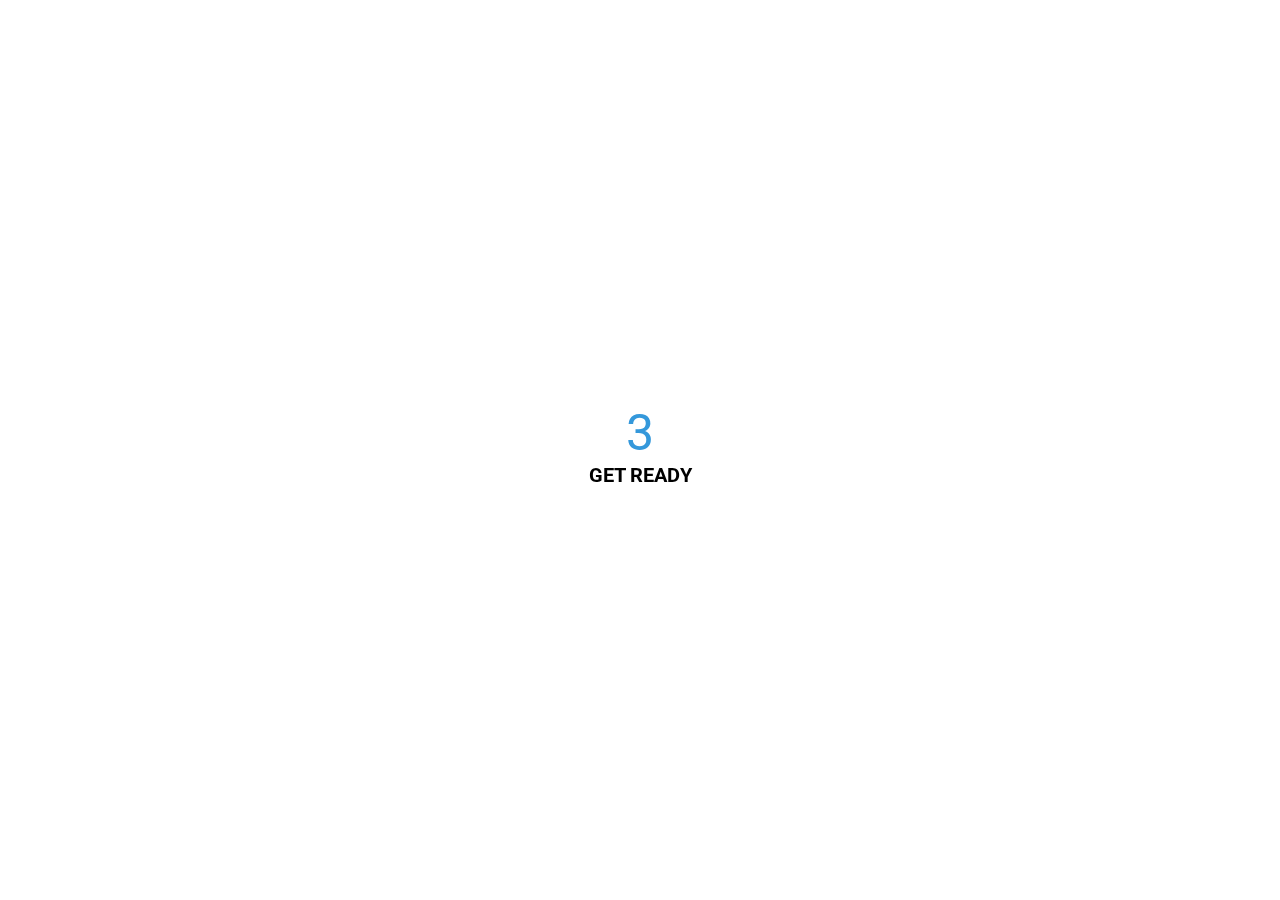
<file: AnimatedCountdown/index.html>
<!DOCTYPE html>
<html lang="en">
  <head>
    <meta charset="UTF-8" />
    <meta name="viewport" content="width=device-width, initial-scale=1.0" />
    <link rel="stylesheet" href="style.css" />
    <title>Animated Countdown</title>
  </head>
  <body>
    <div class="counter">
      <div class="nums">
        <span class="in">3</span>
        <span>2</span>
        <span>1</span>
        <span>0</span>
      </div>
      <h4>Get Ready</h4>
    </div>

    <div class="final">
      <h1>GO</h1>
      <button id="replay">Replay</button>
    </div>
    <script src="script.js"></script>
  </body>
</html>
</file>
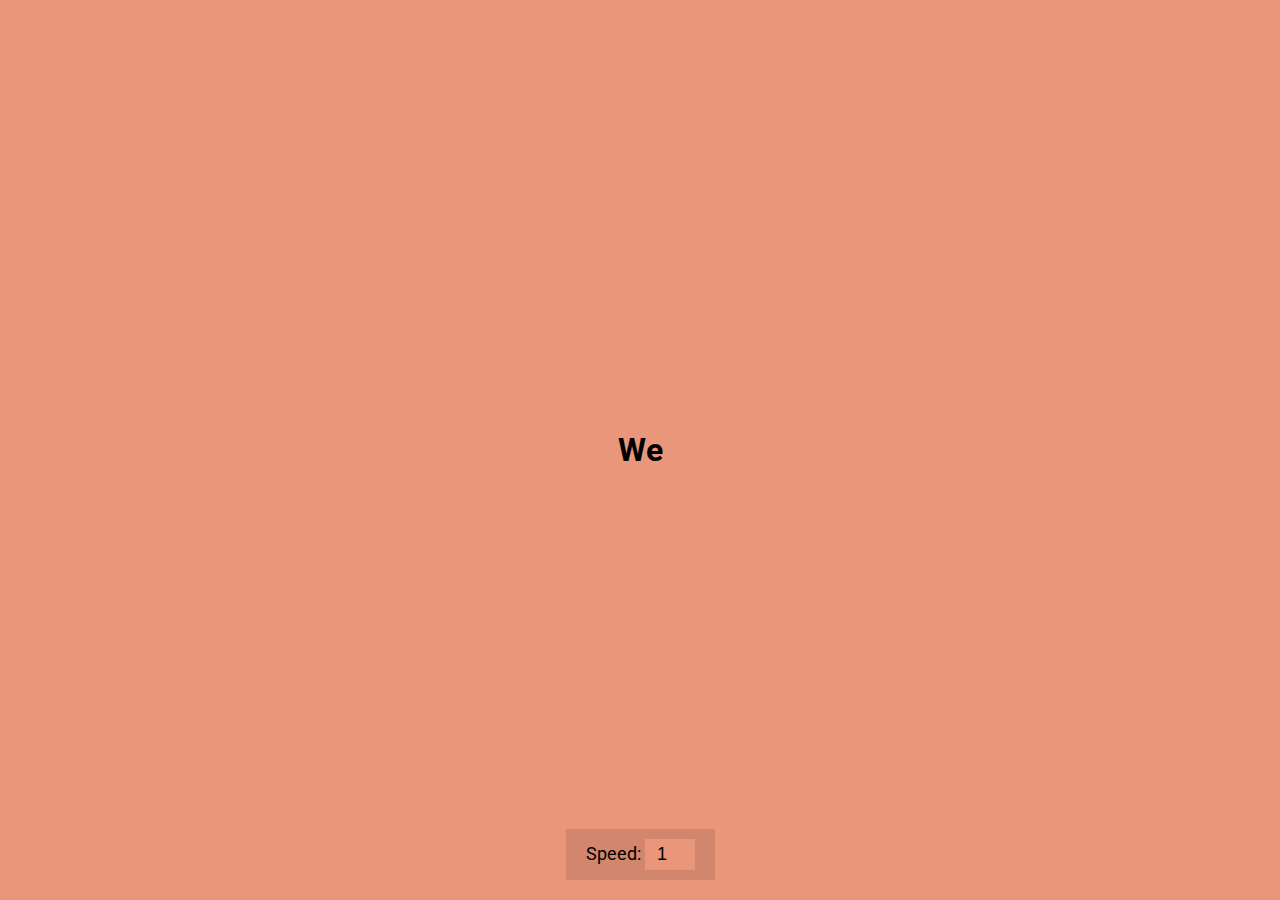
<file: AutoTextEffect/index.html>
<!DOCTYPE html>
<html lang="en">
  <head>
    <meta charset="UTF-8" />
    <meta name="viewport" content="width=device-width, initial-scale=1.0" />
    <link rel="stylesheet" href="style.css" />
    <title>Auto Text Effect</title>
  </head>
  <body>
    <h1 id="text">Starting...</h1>

    <div>
      <label for="speed">Speed:</label>
      <input
        type="number"
        name="speed"
        id="speed"
        value="1"
        min="1"
        max="5"
        step="1"
      />
    </div>

    <script src="script.js"></script>
  </body>
</html>
</file>
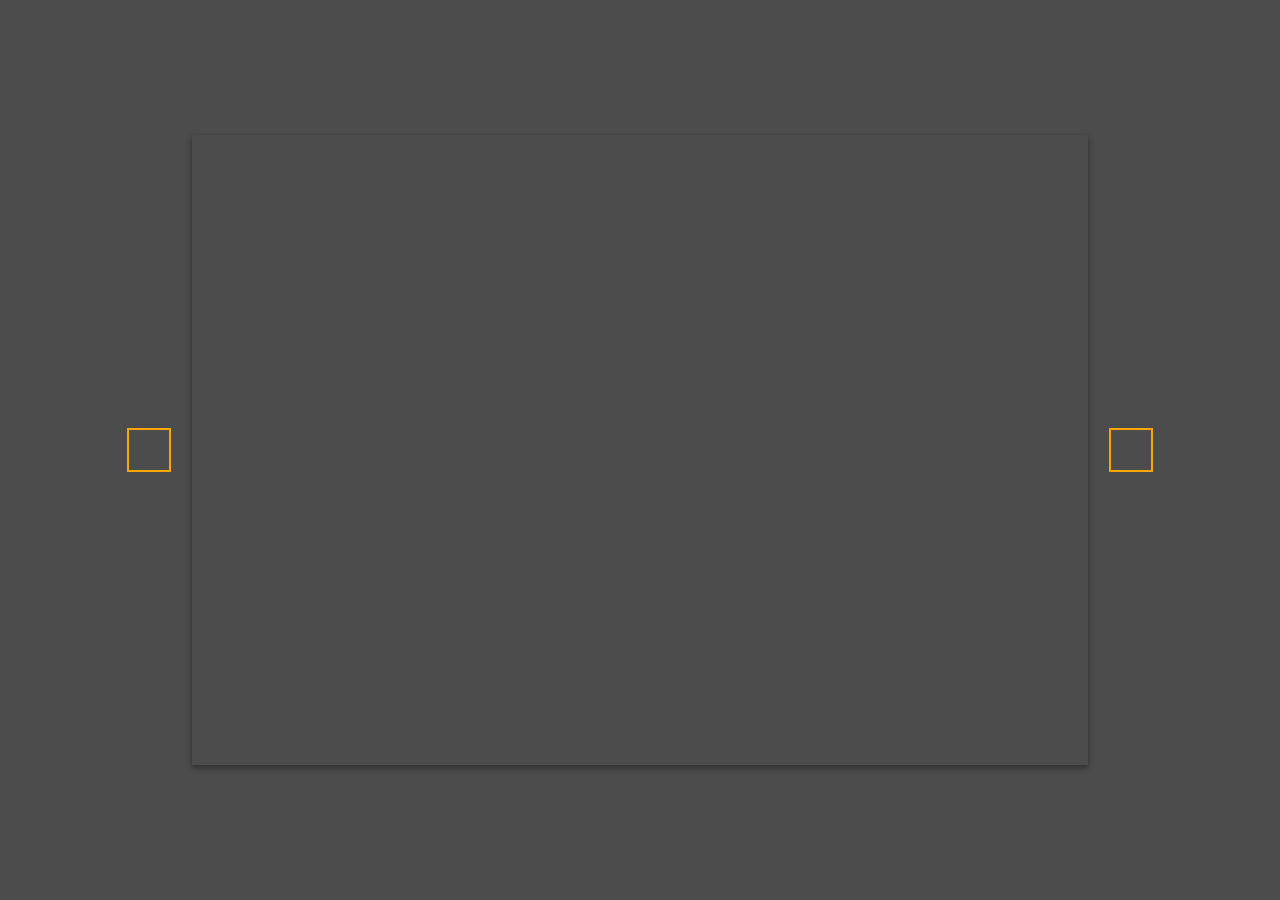
<file: BackgroundSlider/index.html>
<!DOCTYPE html>
<html lang="en">
  <head>
    <meta charset="UTF-8" />
    <meta name="viewport" content="width=device-width, initial-scale=1.0" />
    <link
      rel="stylesheet"
      href="https://cdnjs.cloudflare.com/ajax/libs/font-awesome/5.14.0/css/all.min.css"
      integrity="sha512-1PKOgIY59xJ8Co8+NE6FZ+LOAZKjy+KY8iq0G4B3CyeY6wYHN3yt9PW0XpSriVlkMXe40PTKnXrLnZ9+fkDaog=="
      crossorigin="anonymous"
    />
    <link rel="stylesheet" href="style.css" />
    <title>Background Slider</title>
  </head>
  <body>
    <div class="slider-container">
      <div
        class="slide active"
        style="
          background-image: url('https://images.unsplash.com/photo-1549880338-65ddcdfd017b?ixlib=rb-1.2.1&ixid=eyJhcHBfaWQiOjEyMDd9&auto=format&fit=crop&w=2100&q=80');
        "
      ></div>
      <div
        class="slide"
        style="
          background-image: url('https://images.unsplash.com/photo-1511593358241-7eea1f3c84e5?ixlib=rb-1.2.1&ixid=eyJhcHBfaWQiOjEyMDd9&auto=format&fit=crop&w=1934&q=80');
        "
      ></div>

      <div
        class="slide"
        style="
          background-image: url('https://images.unsplash.com/photo-1495467033336-2effd8753d51?ixlib=rb-1.2.1&ixid=eyJhcHBfaWQiOjEyMDd9&auto=format&fit=crop&w=2100&q=80');
        "
      ></div>

      <div
        class="slide"
        style="
          background-image: url('https://images.unsplash.com/photo-1522735338363-cc7313be0ae0?ixlib=rb-1.2.1&ixid=eyJhcHBfaWQiOjEyMDd9&auto=format&fit=crop&w=2689&q=80');
        "
      ></div>

      <div
        class="slide"
        style="
          background-image: url('https://images.unsplash.com/photo-1559087867-ce4c91325525?ixlib=rb-1.2.1&ixid=eyJhcHBfaWQiOjEyMDd9&auto=format&fit=crop&w=2100&q=80');
        "
      ></div>

      <button class="arrow left-arrow" id="left">
        <i class="fas fa-arrow-left"></i>
      </button>

      <button class="arrow right-arrow" id="right">
        <i class="fas fa-arrow-right"></i>
      </button>
    </div>
    <script src="script.js"></script>
  </body>
</html>
</file>
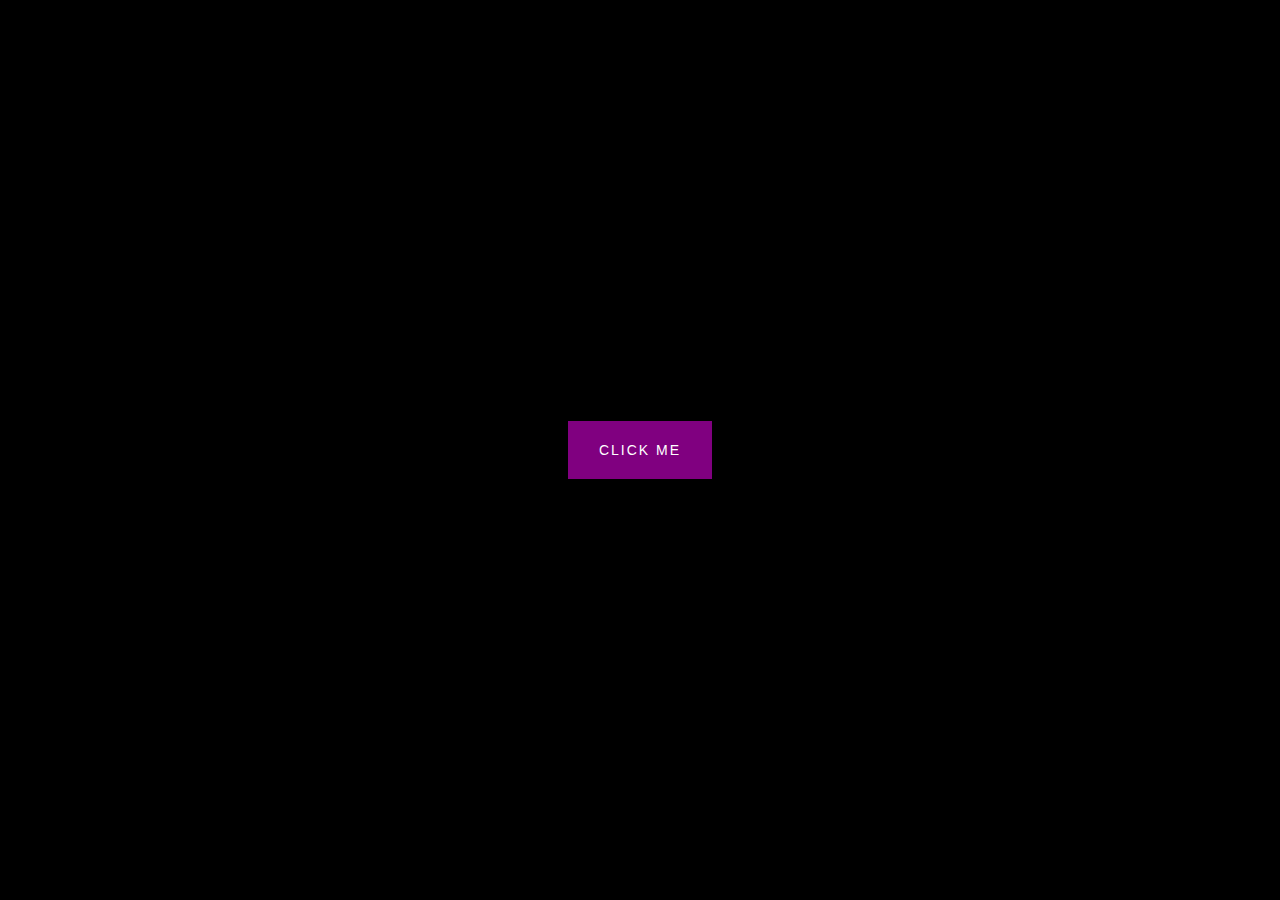
<file: ButtonRippleEfect/index.html>
<!DOCTYPE html>
<html lang="en">
  <head>
    <meta charset="UTF-8" />
    <meta name="viewport" content="width=device-width, initial-scale=1.0" />
    <link rel="stylesheet" href="style.css" />
    <title>Button Ripple Effect</title>
  </head>
  <body>
    <button class="ripple">Click Me <span class="circle" style="top: 27px; left: 82px;"></span></button>
    <script src="script.js"></script>
  </body>
</html>
</file>
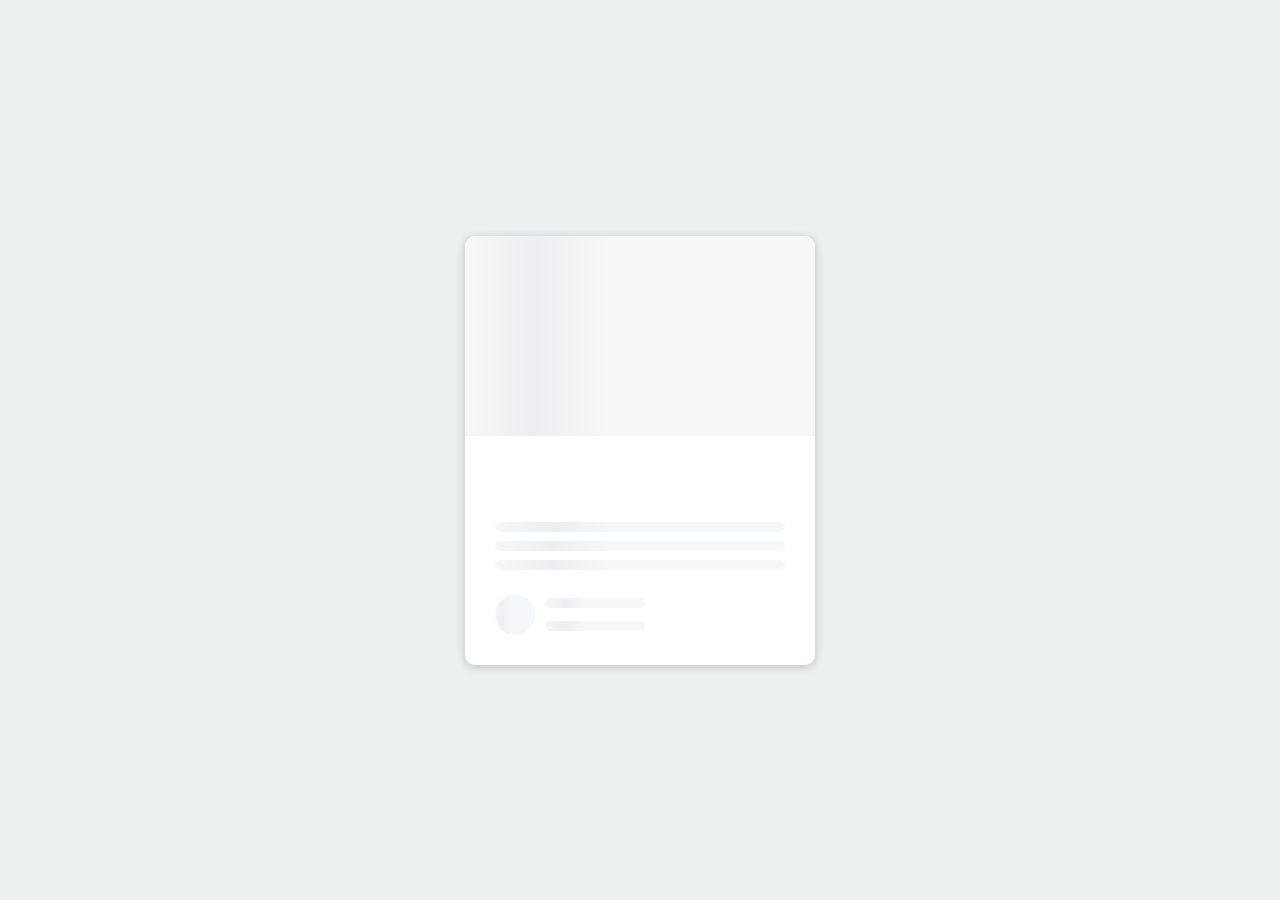
<file: ContentPlaceholder/index.html>
<!DOCTYPE html>
<html lang="en">
  <head>
    <meta charset="UTF-8" />
    <meta name="viewport" content="width=device-width, initial-scale=1.0" />
    <link rel="stylesheet" href="style.css" />
    <title>Content Placeholder</title>
  </head>
  <body>
    <div class="card">
      <div class="card-header animated-bg" id="header">&nbsp;</div>

      <div class="card-content">
        <h3 class="card-title animated-bd animated-bg-text" id="title">
          &nbsp;
        </h3>
        <p class="card-exerpt" id="excerpt">
          &nbsp;
          <span class="animated-bg animated-bg-text">&nbsp;</span>
          <span class="animated-bg animated-bg-text">&nbsp;</span>
          <span class="animated-bg animated-bg-text">&nbsp;</span>
        </p>
        <div class="author">
          <div class="profile-img animated-bg" id="profile_img">&nbsp;</div>
          <div class="author-info">
            <strong class="animated-bg animated-bg-text" id="name">
              &nbsp;
            </strong>
            <small class="animated-bg animated-bg-text" id="date">&nbsp;</small>
          </div>
        </div>
      </div>
    </div>

    <script src="script.js"></script>
  </body>
</html>
</file>
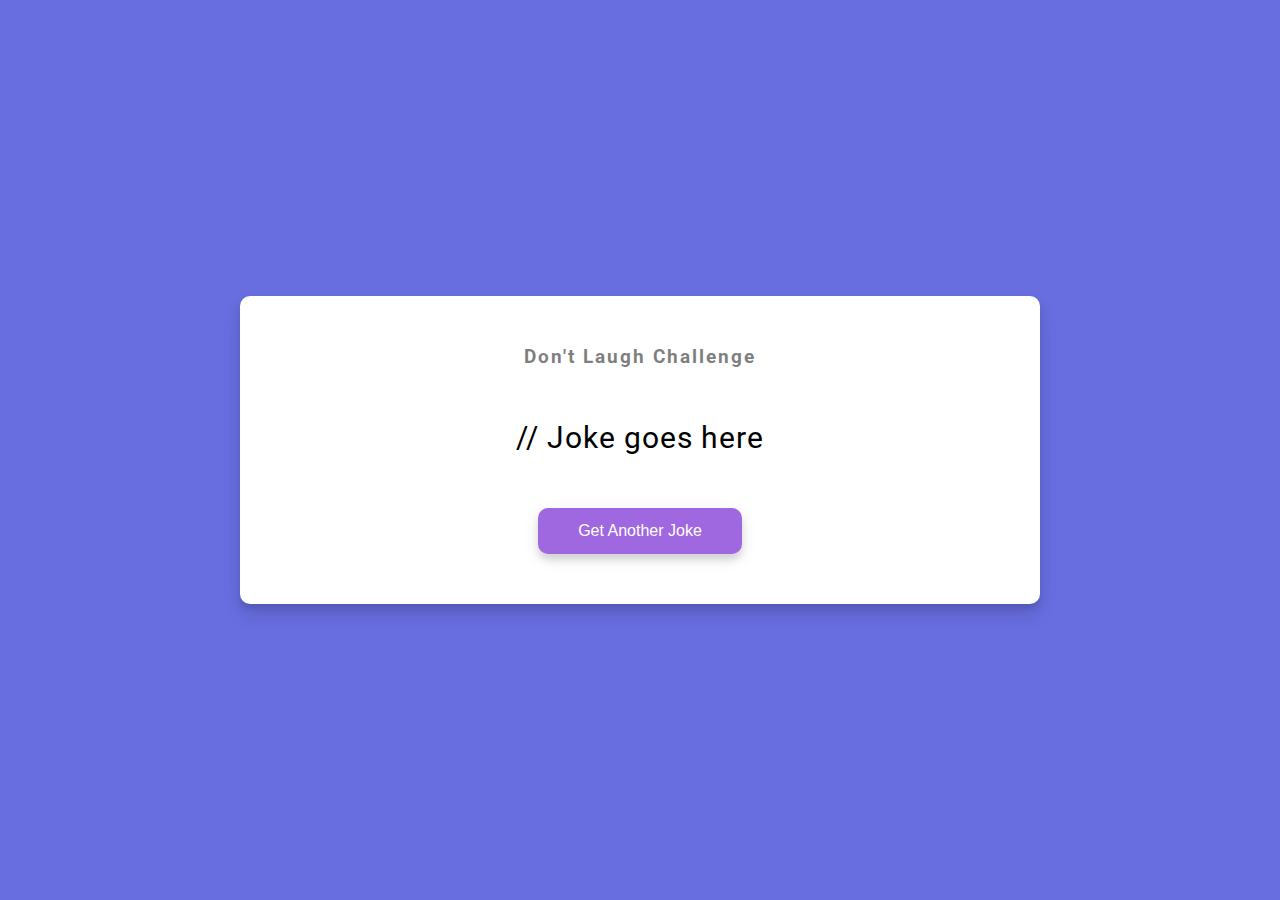
<file: DadJokes/index.html>
<!DOCTYPE html>
<html lang="en">
  <head>
    <meta charset="UTF-8" />
    <meta name="viewport" content="width=device-width, initial-scale=1.0" />
    <link rel="stylesheet" href="style.css" />
    <title>Dad Jokes</title>
  </head>
  <body>
    <div class="container">
      <h3>Don't Laugh Challenge</h3>
      <div id="joke" class="joke">// Joke goes here</div>
      <button id="jokeBtn" class="btn">Get Another Joke</button>
    </div>
    <script src="script.js"></script>
  </body>
</html>
</file>
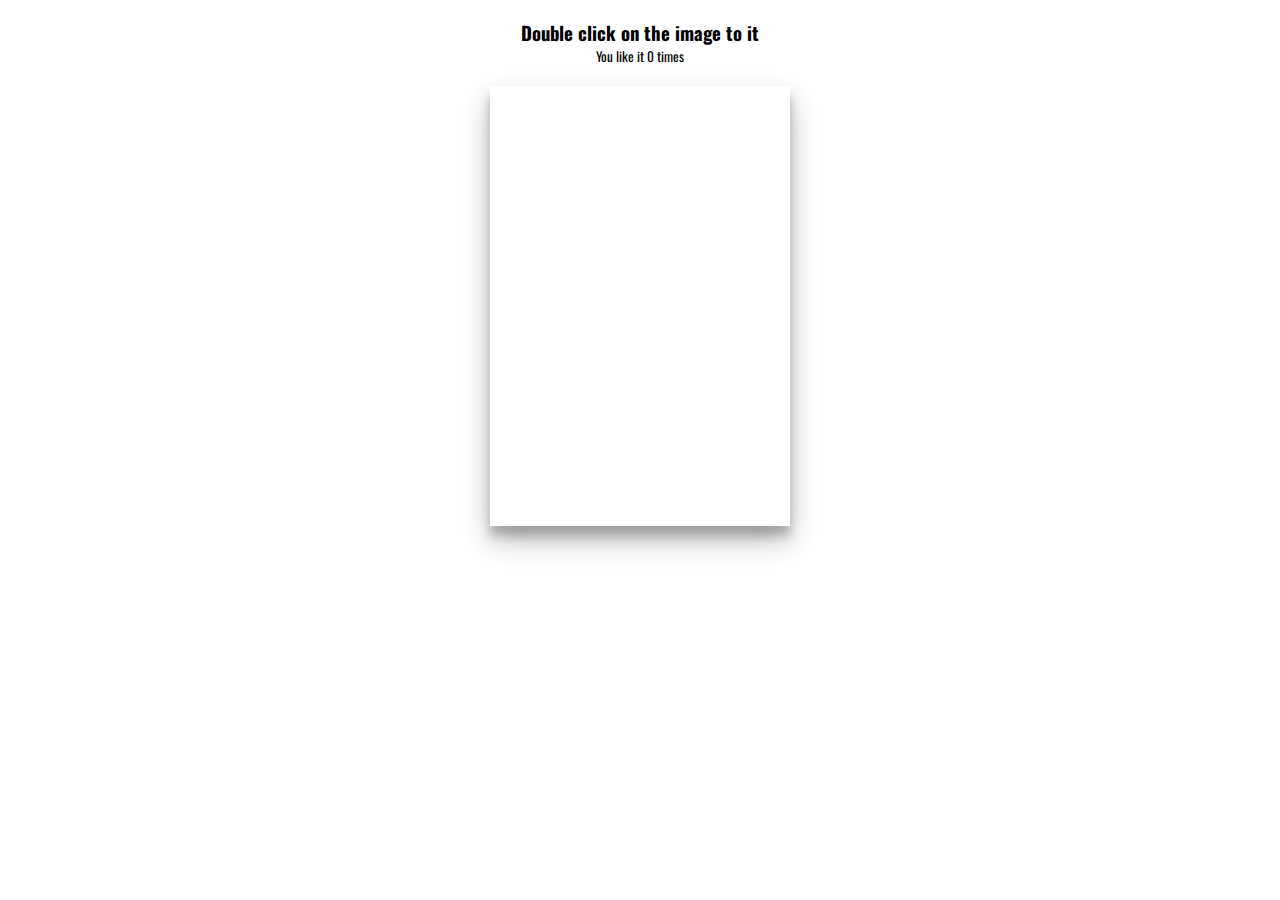
<file: DoubleHeartClick/index.html>
<!DOCTYPE html>
<html lang="en">
  <head>
    <meta charset="UTF-8" />
    <meta name="viewport" content="width=device-width, initial-scale=1.0" />
    <link
      rel="stylesheet"
      href="https://cdnjs.cloudflare.com/ajax/libs/font-awesome/5.14.0/css/all.min.css"
      integrity="sha512-1PKOgIY59xJ8Co8+NE6FZ+LOAZKjy+KY8iq0G4B3CyeY6wYHN3yt9PW0XpSriVlkMXe40PTKnXrLnZ9+fkDaog=="
      crossorigin="anonymous"
    />
    <link rel="stylesheet" href="style.css" />
    <title>Double Click Heart</title>
  </head>
  <body>
    <h3>Double click on the image to <i class="fas fa-heart"></i> it</h3>
    <small>You like it <span id="times">0</span> times</small>

    <div class="loveMe"></div>

    <script src="script.js"></script>
  </body>
</html>
</file>
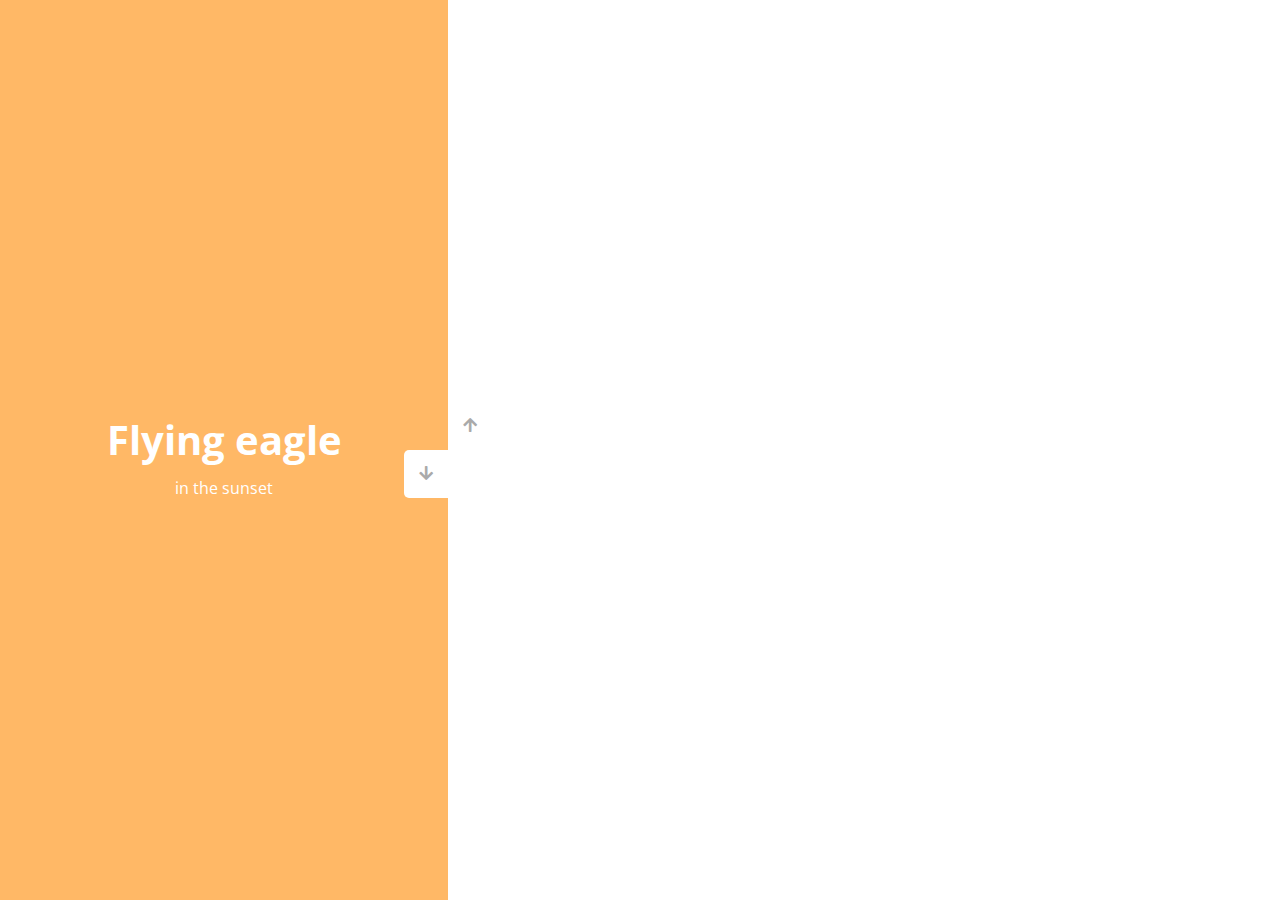
<file: DoubleVerticalSlider/index.html>
<!DOCTYPE html>
<html lang="en">
  <head>
    <meta charset="UTF-8" />
    <meta name="viewport" content="width=device-width, initial-scale=1.0" />
    <link
      rel="stylesheet"
      href="https://cdnjs.cloudflare.com/ajax/libs/font-awesome/5.15.1/css/all.min.css"
    />
    <link rel="stylesheet" href="style.css" />
    <title>Vertical Slider</title>
  </head>
  <body>
    <div class="slider-container">
      <div class="left-slide">
        <div style="background-color: #fd3555">
          <h1>Nature flower</h1>
          <p>all in pink</p>
        </div>
        <div style="background-color: #2a86ba">
          <h1>Bluuue Sky</h1>
          <p>with it's mountains</p>
        </div>
        <div style="background-color: #252e33">
          <h1>Lonely castle</h1>
          <p>in the wilderness</p>
        </div>
        <div style="background-color: #ffb866">
          <h1>Flying eagle</h1>
          <p>in the sunset</p>
        </div>
      </div>
      <div class="right-slide">
        <div
          style="
            background-image: url('https://images.unsplash.com/photo-1508768787810-6adc1f613514?ixlib=rb-0.3.5&ixid=eyJhcHBfaWQiOjEyMDd9&s=e27f6661df21ed17ab5355b28af8df4e&auto=format&fit=crop&w=1350&q=80');
          "
        ></div>
        <div
          style="
            background-image: url('https://images.unsplash.com/photo-1519981593452-666cf05569a9?ixlib=rb-0.3.5&ixid=eyJhcHBfaWQiOjEyMDd9&s=90ed8055f06493290dad8da9584a13f7&auto=format&fit=crop&w=715&q=80');
          "
        ></div>
        <div
          style="
            background-image: url('https://images.unsplash.com/photo-1486899430790-61dbf6f6d98b?ixlib=rb-0.3.5&ixid=eyJhcHBfaWQiOjEyMDd9&s=8ecdee5d1b3ed78ff16053b0227874a2&auto=format&fit=crop&w=1002&q=80');
          "
        ></div>
        <div
          style="
            background-image: url('https://images.unsplash.com/photo-1510942201312-84e7962f6dbb?ixlib=rb-0.3.5&ixid=eyJhcHBfaWQiOjEyMDd9&s=da4ca7a78004349f1b63f257e50e4360&auto=format&fit=crop&w=1050&q=80');
          "
        ></div>
      </div>
      <div class="action-buttons">
        <button class="down-button">
          <i class="fas fa-arrow-down"></i>
        </button>
        <button class="up-button">
          <i class="fas fa-arrow-up"></i>
        </button>
      </div>
    </div>
    <script src="script.js"></script>
  </body>
</html>
</file>
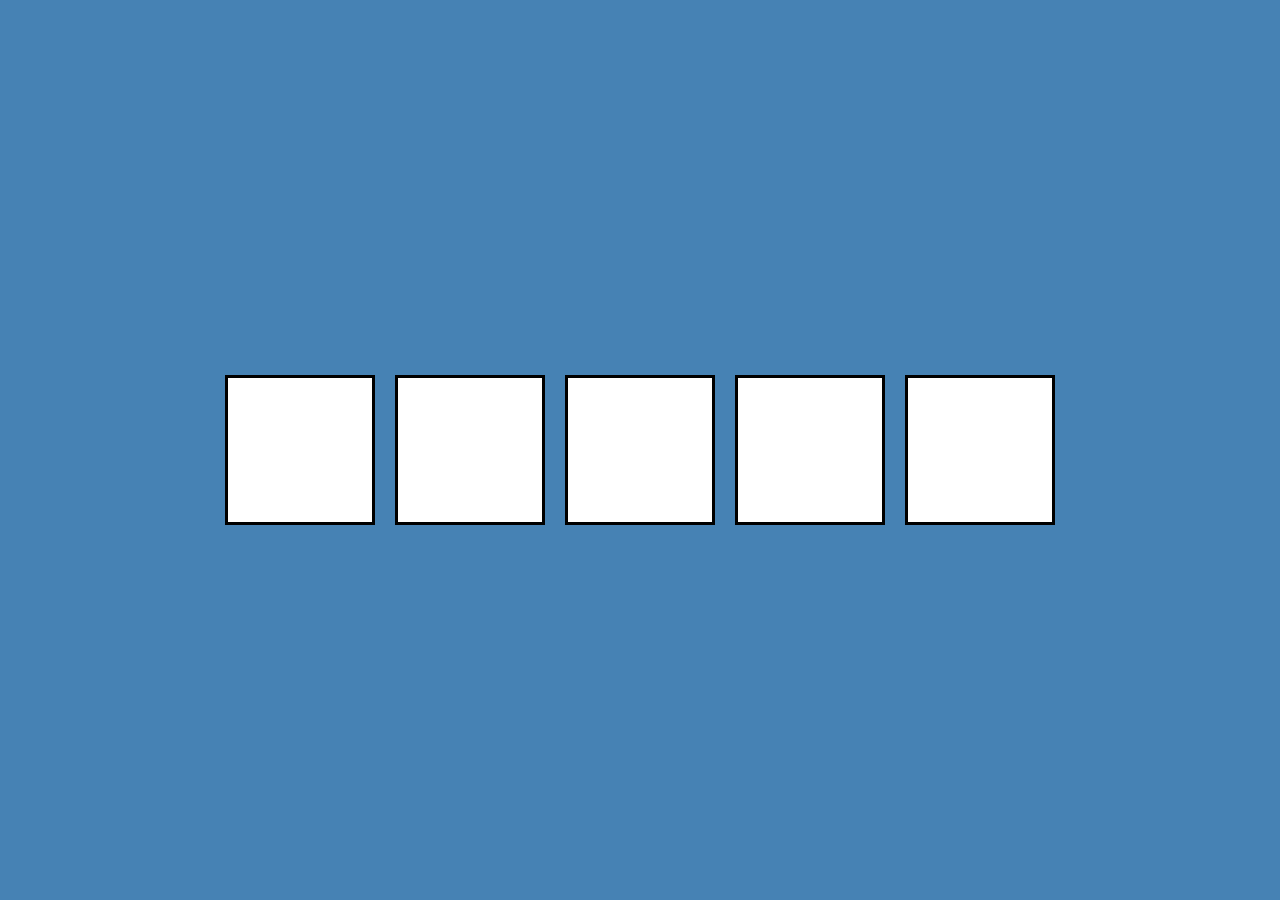
<file: DragNDrop/index.html>
<!DOCTYPE html>
<html lang="en">
  <head>
    <meta charset="UTF-8" />
    <meta name="viewport" content="width=device-width, initial-scale=1.0" />
    <link rel="stylesheet" href="style.css" />
    <title>Drag N Drop</title>
  </head>
  <body>
    <div class="empty">
      <div class="fill" draggable="true"></div>
    </div>
    <div class="empty"></div>
    <div class="empty"></div>
    <div class="empty"></div>
    <div class="empty"></div>

    <script src="script.js"></script>
  </body>
</html>
</file>
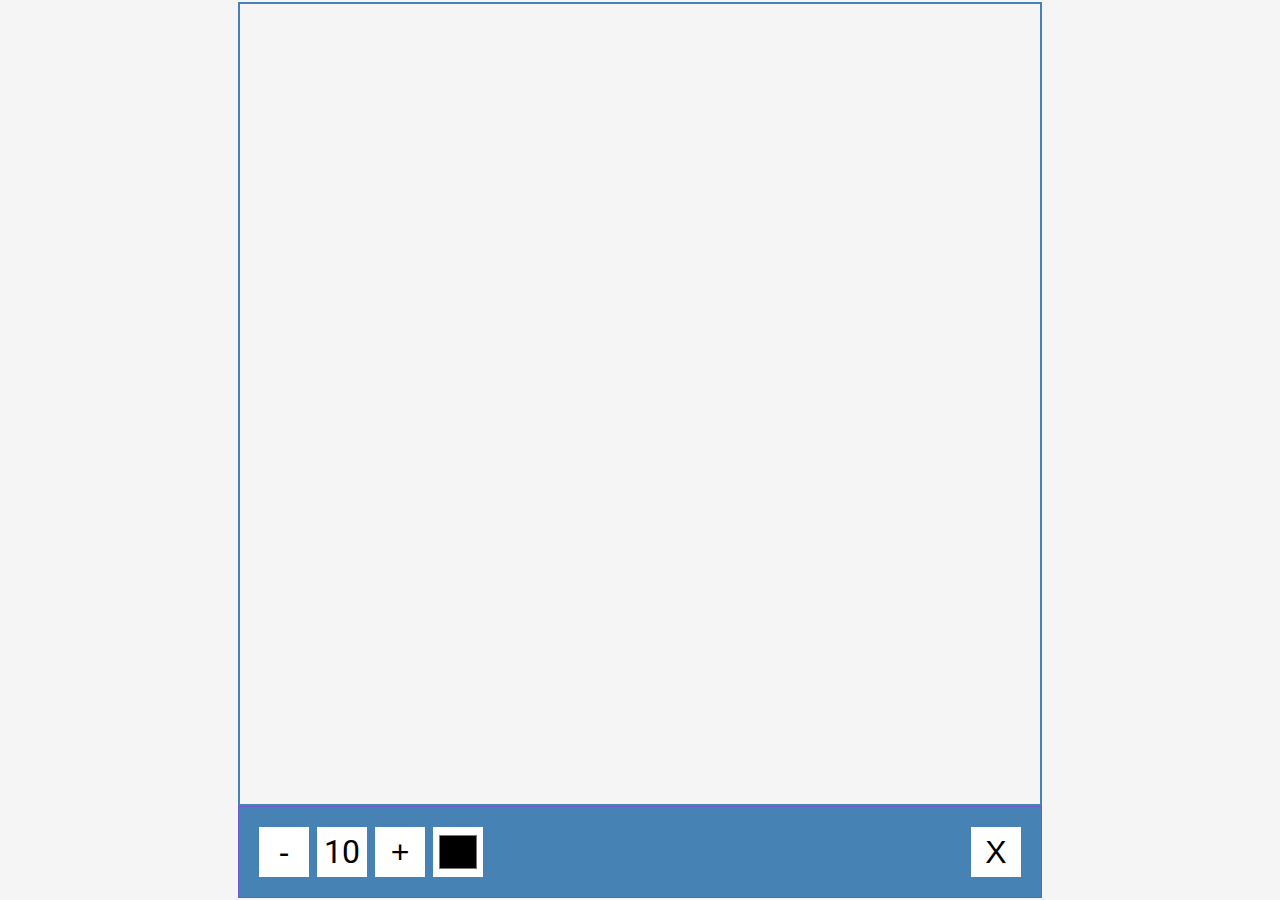
<file: DrawingApp/index.html>
<!DOCTYPE html>
<html lang="en">
  <head>
    <meta charset="UTF-8" />
    <meta name="viewport" content="width=device-width, initial-scale=1.0" />
    <link rel="stylesheet" href="style.css" />
    <title>Drawing App</title>
  </head>
  <body>
    <canvas id="canvas" width="800" height="800"></canvas>
    <div class="toolbox">
      <button id="decrease">-</button>
      <span id="size">10</span>
      <button id="increase">+</button>
      <input type="color" id="color" />
      <button id="clear">X</button>
    </div>

    <script src="script.js"></script>
  </body>
</html>
</file>
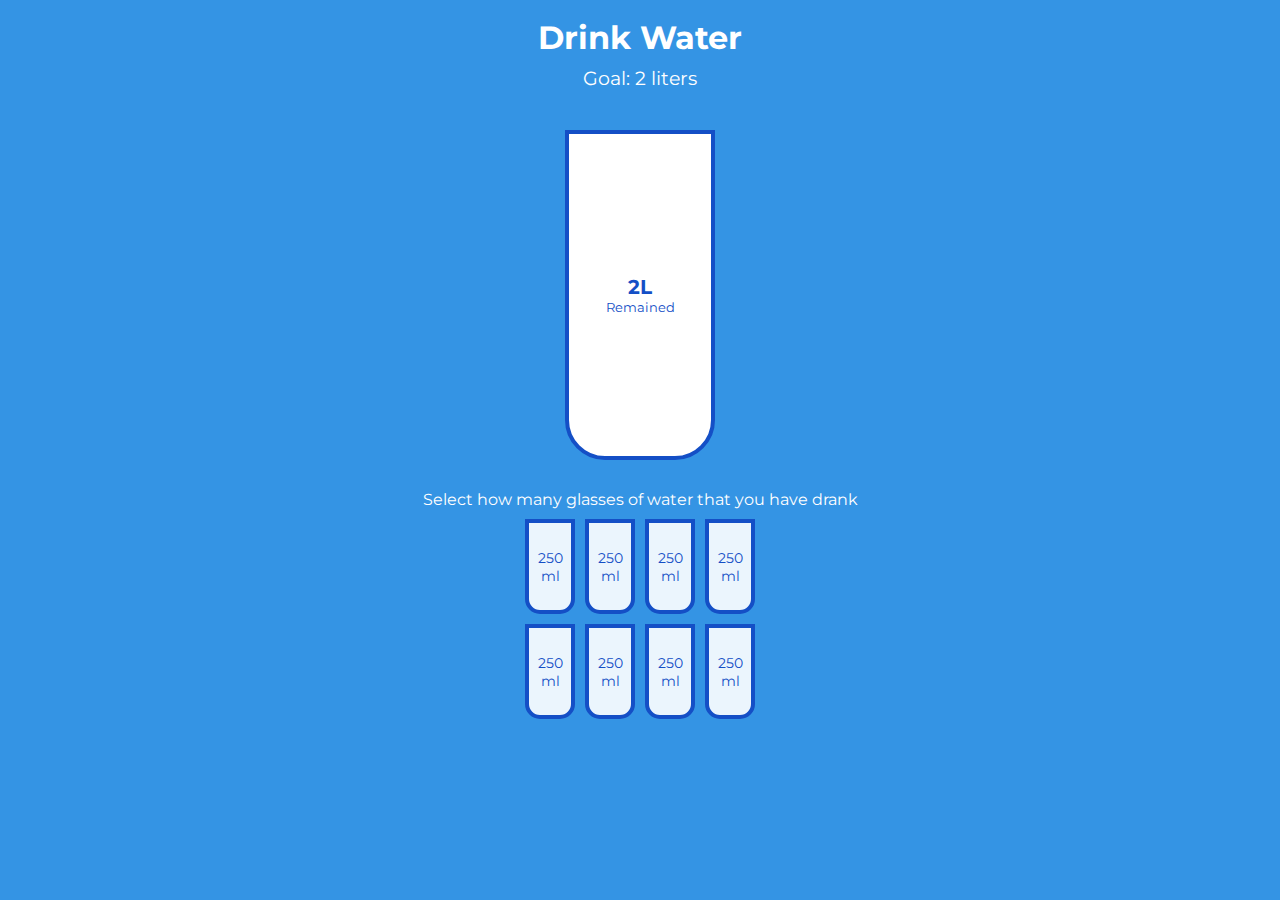
<file: DrinkWater/index.html>
<!DOCTYPE html>
<html lang="en">
  <head>
    <meta charset="UTF-8" />
    <meta name="viewport" content="width=device-width, initial-scale=1.0" />
    <link rel="stylesheet" href="style.css" />
    <title>Drink Water</title>
  </head>
  <body>
    <h1>Drink Water</h1>
    <h3>Goal: 2 liters</h3>

    <div class="cup">
      <div class="remained" id="remained">
        <span id="liters"></span>
        <small>Remained</small>
      </div>

      <div class="percentage" id="percentage"></div>
    </div>

    <p class="text">Select how many glasses of water that you have drank</p>

    <div class="cups">
      <div class="cup cup-small">250 ml</div>
      <div class="cup cup-small">250 ml</div>
      <div class="cup cup-small">250 ml</div>
      <div class="cup cup-small">250 ml</div>
      <div class="cup cup-small">250 ml</div>
      <div class="cup cup-small">250 ml</div>
      <div class="cup cup-small">250 ml</div>
      <div class="cup cup-small">250 ml</div>
    </div>

    <script src="script.js"></script>
  </body>
</html>
</file>
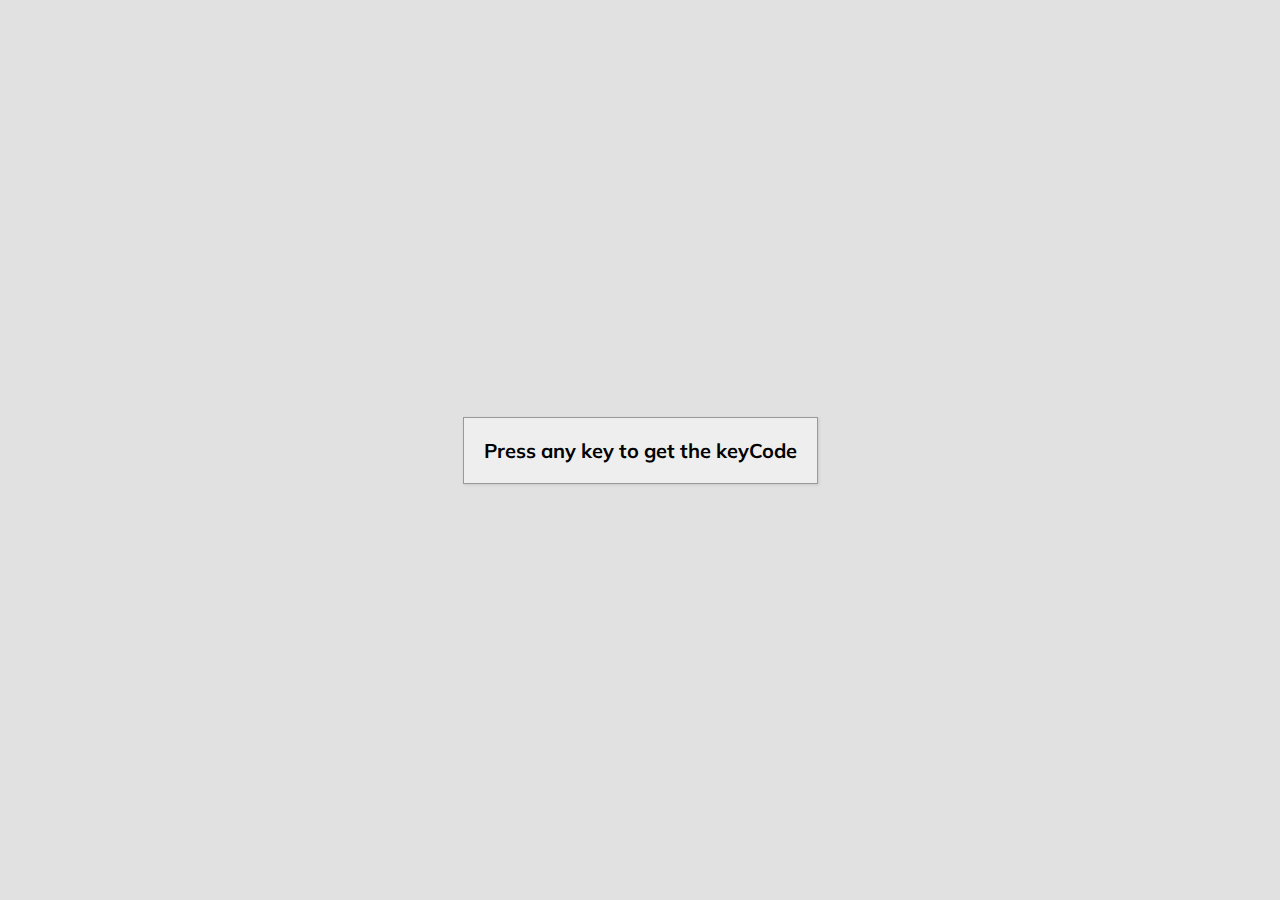
<file: EventKeyCodes/index.html>
<!DOCTYPE html>
<html lang="en">
  <head>
    <meta charset="UTF-8" />
    <meta name="viewport" content="width=device-width, initial-scale=1.0" />
    <link rel="stylesheet" href="style.css" />
    <title>Event KeyCodes</title>
  </head>
  <body>
    <div id="insert">      
      <div class="key">Press any key to get the keyCode</div>
    </div>
    <script src="script.js"></script>
  </body>
</html>
</file>
<file: AnimatedCountdown/style.css>
@import url("https://fonts.googleapis.com/css2?family=Roboto:wght@400;700&display=swap");

* {
  box-sizing: border-box;
}

body {
  font-family: "Roboto", sans-serif;
  margin: 0;
  height: 100vh;
  overflow: hidden;
}

h4 {
  font-size: 20px;
  margin: 5px;
  text-transform: uppercase;
}

.counter {
  position: fixed;
  top: 50%;
  left: 50%;
  transform: translate(-50%, -50%);
  text-align: center;
}

.counter.hide {
  transform: translate(-50%, -50%) scale(0);
  animation: hide 0.2s ease-out;
}

@keyframes hide {
  0% {
    transform: translate(-50%, -50%) scale(1);
  }

  100% {
    transform: translate(-50%, -50%) scale(0);
  }
}

.final {
  position: fixed;
  top: 50%;
  left: 50%;
  transform: translate(-50%, -50%) scale(0);
  text-align: center;
}

.final.show {
  transform: translate(-50%, -50%) scale(1);
  animation: show 0.2s ease-out;
}

@keyframes show {
  0% {
    transform: translate(-50%, -50%) scale(0);
  }

  30% {
    transform: translate(-50%, -50%) scale(1.4);
  }

  100% {
    transform: translate(-50%, -50%) scale(1);
  }
}

.nums {
  color: #3498db;
  font-size: 50px;
  position: relative;
  overflow: hidden;
  width: 250px;
  height: 50px;
}

.nums span {
  position: absolute;
  top: 50%;
  left: 50%;
  transform: translate(-50%, -50%) rotate(120deg);
  transform-origin: bottom center;
}

.nums span.in {
  transform: translate(-50%, -50%) rotate(0deg);
  animation: goIn 0.5s ease-in-out;
}

.nums span.out {
  animation: goOut 0.5s ease-in-out;
}

@keyframes goIn {
  0% {
    transform: translate(-50%, -50%) rotate(120deg);
  }

  30% {
    transform: translate(-50%, -50%) rotate(-20deg);
  }

  60% {
    transform: translate(-50%, -50%) rotate(10deg);
  }

  100% {
    transform: translate(-50%, -50%) rotate(0deg);
  }
}

@keyframes goOut {
  0% {
    transform: translate(-50%, -50%) rotate(0deg);
  }

  60% {
    transform: translate(-50%, -50%) rotate(20deg);
  }

  100% {
    transform: translate(-50%, -50%) rotate(-120deg);
  }
}
</file>
<file: AutoTextEffect/style.css>
@import url("https://fonts.googleapis.com/css2?family=Roboto:wght@400;700&display=swap");

* {
  box-sizing: border-box;
}

body {
  background-color: darksalmon;
  font-family: "Roboto", sans-serif;
  display: flex;
  flex-direction: column;
  align-items: center;
  justify-content: center;
  height: 100vh;
  overflow: hidden;
  margin: 0;
}

div {
  position: absolute;
  bottom: 20px;
  background: rgba(0, 0, 0, 0.1);
  padding: 10px 20px;
  font-size: 18px;
}

input {
  width: 50px;
  padding: 5px;
  font-size: 18px;
  background-color: darksalmon;
  border: none;
  text-align: center;
}

input:focus {
  outline: none;
}
</file>
<file: BackgroundSlider/style.css>
@import url("https://fonts.googleapis.com/css2?family=Roboto:wght@400;700&display=swap");

* {
  box-sizing: border-box;
}

body {
  font-family: "Roboto", sans-serif;
  display: flex;
  flex-direction: column;
  align-items: center;
  justify-content: center;
  height: 100vh;
  overflow: hidden;
  margin: 0;
  background-position: center center;
  background-size: cover;
  transition: 0.4s;
}

body::before {
  content: "";
  position: absolute;
  top: 0;
  left: 0;
  width: 100%;
  height: 100vh;
  background-color: rgba(0, 0, 0, 0.7);
  z-index: -1;
}

.slider-container {
  box-shadow: 0 3px 6px rgba(0, 0, 0, 0.16), 0 3px 6px rgba(0, 0, 0, 0.23);
  height: 70vh;
  width: 70vw;
  position: relative;
  overflow: hidden;
}

.slide {
  opacity: 0;
  height: 100vh;
  width: 100vw;
  background-position: center center;
  background-size: cover;
  position: absolute;
  top: -15vh;
  left: -15vw;
  transition: 0.4s ease;
  z-index: 1;
}

.slide.active {
  opacity: 1;
}

.arrow {
  position: fixed;
  background-color: transparent;
  color: #fff;
  padding: 20px;
  font-size: 30px;
  border: 2px solid orange;
  top: 50%;
  transform: translateY(-50%);
  cursor: pointer;
}

.arrow:focus {
  outline: 0;
}

.left-arrow {
  left: calc(15vw - 65px);
}

.right-arrow {
  right: calc(15vw - 65px);
}
</file>
<file: ButtonRippleEfect/style.css>
@import url("https://fonts.googleapis.com/css2?family=Roboto:wght@400;700&display=swap");

* {
  box-sizing: border-box;
}

body {
  background-color: #000;
  font-family: "Roboto", sans-serif;
  display: flex;
  flex-direction: column;
  align-items: center;
  justify-content: center;
  height: 100vh;
  overflow: hidden;
  margin: 0;
}

button {
  background-color: purple;
  color: #fff;
  border: 1px purple solid;
  font-size: 14px;
  text-transform: uppercase;
  letter-spacing: 2px;
  padding: 20px 30px;
  overflow: hidden;
  margin: 10px 0;
  position: relative;
}

button:focus {
  outline: none;
}

button .circle {
  position: absolute;
  background-color: #fff;
  width: 100px;
  height: 100px;
  border-radius: 50%;
  transform: translate(-50%, -50%) scale(0);
  animation: scale 0.5s ease-out;
}

@keyframes scale {
  to {
    transform: translate(-50%, -50%) scale(3);
    opacity: 0;
  }
}
</file>
<file: ContentPlaceholder/style.css>
@import url("https://fonts.googleapis.com/css2?family=Roboto:wght@400;700&display=swap");

* {
  box-sizing: border-box;
}

body {
  background-color: #ecf0f1;
  font-family: "Roboto", sans-serif;
  display: flex;
  align-items: center;
  justify-content: center;
  height: 100vh;
  overflow: hidden;
  margin: 0;
}

img {
  max-width: 100%;
}

.card {
  box-shadow: 0 2px 10px rgba(0, 0, 0, 0.2);
  border-radius: 10px;
  overflow: hidden;
  width: 350px;
}

.card-header {
  height: 200px;
}

.card-header img {
  object-fit: cover;
  height: 100%;
  width: 100%;
}

.card-content {
  background-color: #fff;
  padding: 30px;
}

.card-title {
  height: 20px;
  margin: 0;
}

.card-excerpt {
  color: #777;
  margin: 10px 0 20px;
}

.author {
  display: flex;
}

.profile-img {
  border-radius: 50%;
  overflow: hidden;
  height: 40px;
  width: 40px;
}

.author-info {
  display: flex;
  flex-direction: column;
  justify-content: space-around;
  margin-left: 10px;
  width: 100px;
}

.author-info small {
  color: #aaa;
  margin-top: 5px;
}

.animated-bg {
  background-image: linear-gradient(
    to right,
    #f6f7f8 0%,
    #edeef1 10%,
    #f6f7f8 20%,
    #f6f7f8 100%
  );
  background-size: 200% 100%;
  animation: bgPos 1s linear infinite;
}

.animated-bg-text {
  border-radius: 50px;
  display: inline-block;
  margin: 0;
  height: 10px;
  width: 100%;
}

@keyframes bgPos {
  0% {
    background-position: 50%, 0;
  }

  100% {
    background-position: -150% 0;
  }
}
</file>
<file: DadJokes/style.css>
@import url("https://fonts.googleapis.com/css2?family=Roboto:wght@400;700&display=swap");

* {
  box-sizing: border-box;
}

body {
  background-color: #686de0;
  font-family: "Roboto", sans-serif;
  display: flex;
  flex-direction: column;
  align-items: center;
  justify-content: center;
  height: 100vh;
  overflow: hidden;
  margin: 0;
  padding: 20px;
}

.container {
  background-color: #fff;
  border-radius: 10px;
  box-shadow: 0 10px 20px rgba(0, 0, 0, 0.1), 0 6px 6px rgba(0, 0, 0, 0.1);
  padding: 50px 20px;
  text-align: center;
  max-width: 100%;
  width: 800px;
}

h3 {
  margin: 0;
  opacity: 0.5;
  letter-spacing: 2px;
}

.joke {
  font-size: 30px;
  letter-spacing: 1px;
  line-height: 40px;
  margin: 50px auto;
  max-width: 600px;
}

.btn {
  background-color: #9f68e0;
  color: #fff;
  border: 0;
  border-radius: 10px;
  box-shadow: 0 5px 15px rgba(0, 0, 0, 0.1), 0 6px 6px rgba(0, 0, 0, 0.1);
  padding: 14px 40px;
  font-size: 16px;
  cursor: pointer;
}

.btn:active {
  transform: scale(0.98);
}

.btn:focus {
  outline: 0;
}
</file>
<file: DoubleHeartClick/style.css>
@import url("https://fonts.googleapis.com/css?family=Oswald");

* {
  box-sizing: border-box;
}

body {
  font-family: "Oswald", sans-serif;
  text-align: center;
  overflow: hidden;
  margin: 0;
}

h3 {
  margin-bottom: 0;
  text-align: center;
}

small {
  display: block;
  margin-bottom: 20px;
  text-align: center;
}

.fa-heart {
  color: red;
}

.loveMe {
  height: 440px;
  width: 300px;
  background: url("https://images.unsplash.com/photo-1504215680853-026ed2a45def?ixlib=rb-1.2.1&ixid=eyJhcHBfaWQiOjEyMDd9&auto=format&fit=crop&w=334&q=80")
    no-repeat center center/cover;
  margin: auto;
  cursor: pointer;
  max-width: 100%;
  position: relative;
  box-shadow: 0 14px 28px rgba(0, 0, 0, 0.25), 0 10px 10px rgba(0, 0, 0, 0.22);
}

.loveMe .fa-heart {
  position: absolute;
  animation: grow 0.6s linear;
  transform: translate(-50%, -50%) scale(0);
}

@keyframes grow {
  to {
    transform: translate(-50%, -50%) scale(10);
    opacity: 0;
  }
}
</file>
<file: DoubleVerticalSlider/style.css>
@import url("https://fonts.googleapis.com/css?family=Open+Sans");

* {
  box-sizing: border-box;
  margin: 0;
  padding: 0;
}

body {
  font-family: "Open Sans", sans-serif;
  height: 100vh;
}

.slider-container {
  position: relative;
  overflow: hidden;
  width: 100vw;
  height: 100vh;
}

.left-slide {
  height: 100%;
  width: 35%;
  position: absolute;
  top: 0;
  left: 0;
  transition: transform 0.5s ease-in-out;
}

.left-slide > div {
  height: 100%;
  width: 100%;
  display: flex;
  flex-direction: column;
  align-items: center;
  justify-content: center;
  color: #fff;
}

.left-slide h1 {
  font-size: 40px;
  margin-bottom: 10px;
  margin-top: 10px;
}

.right-slide {
  height: 100%;
  position: absolute;
  top: 0;
  left: 35%;
  width: 65%;
  transition: transform 0.5s ease-in-out;
}

.right-slide > div {
  background-repeat: no-repeat;
  background-size: cover;
  background-position: center center;
  height: 100%;
  width: 100%;
}

button {
  background-color: #fff;
  border: none;
  color: #aaa;
  cursor: pointer;
  font-size: 16px;
  padding: 15px;
}

button:hover {
  color: #222;
}

button:focus {
  outline: none;
}

.slider-container .action-buttons button {
  position: absolute;
  left: 35%;
  top: 50%;
  z-index: 100;
}
.slider-container .action-buttons .down-button {
  transform: translateX(-100%);
  border-top-left-radius: 5px;
  border-bottom-left-radius: 5px;
}

.slider-container .action-buttons .up-button {
  transform: translatey(-100%);
  border-top-right-radius: 5px;
  border-bottom-right-radius: 5px;
}
</file>
<file: DragNDrop/style.css>
* {
  box-sizing: border-box;
}

body {
  background-color: steelblue;
  display: flex;
  align-items: center;
  justify-content: center;
  height: 100vh;
  overflow: hidden;
  margin: 0;
}

.empty {
  height: 150px;
  width: 150px;
  margin: 10px;
  border: solid 3px black;
  background: white;
}

.fill {
  background-image: url("https://source.unsplash.com/random/150x150");
  height: 145px;
  width: 145px;
  cursor: pointer;
}

.hold {
    border: solid 5px #ccc;
}

.hovered {
    background-color: #333;
    border-color: white;
    border-style: dashed;
}

@media (max-width: 800px) {
  body {
    flex-direction: column;
  }
}
</file>
<file: DrawingApp/style.css>
@import url("https://fonts.googleapis.com/css2?family=Roboto:wght@400;700&display=swap");

* {
  box-sizing: border-box;
}

body {
  background-color: #f5f5f5;
  font-family: "Roboto", sans-serif;
  display: flex;
  flex-direction: column;
  align-items: center;
  justify-content: center;
  height: 100vh;
  margin: 0;
}

canvas {
  border: 2px solid steelblue;
}

.toolbox {
  background-color: steelblue;
  border: 1px solid slateblue;
  display: flex;
  width: 804px;
  padding: 1rem;
}

.toolbox > * {
  background-color: #fff;
  border: none;
  display: inline-flex;
  align-items: center;
  justify-content: center;
  font-size: 2rem;
  height: 50px;
  width: 50px;
  margin: 0.25rem;
  padding: 0.25rem;
  cursor: pointer;
}

.toolbox > *:last-child {
  margin-left: auto;
}
</file>
<file: DrinkWater/style.css>
@import url("https://fonts.googleapis.com/css?family=Montserrat:400,600&display=swap");

:root {
  --border-color: #144fc6;
  --fill-color: #6ab3f8;
}

* {
  box-sizing: border-box;
}

body {
  background-color: #3494e4;
  color: #fff;
  font-family: "Montserrat", sans-serif;
  display: flex;
  flex-direction: column;
  align-items: center;
  margin-bottom: 40px;
}

h1 {
  margin: 10px 0 0;
}

h3 {
  font-weight: 400;
  margin: 10px 0;
}

.cup {
  background-color: #fff;
  border: 4px solid var(--border-color);
  color: var(--border-color);
  border-radius: 0 0 40px 40px;
  height: 330px;
  width: 150px;
  margin: 30px 0;
  display: flex;
  flex-direction: column;
  overflow: hidden;
}

.cup.cup-small {
  height: 95px;
  width: 50px;
  border-radius: 0 0 15px 15px;
  background-color: rgba(255, 255, 255, 0.9);
  cursor: pointer;
  font-size: 14px;
  align-items: center;
  justify-content: center;
  text-align: center;
  margin: 5px;
  transition: 0.3s ease;
}

.cup.cup-small.full {
  background-color: var(--fill-color);
  color: #fff;
}

.cups {
  display: flex;
  flex-wrap: wrap;
  align-items: center;
  justify-content: center;
  width: 280px;
}

.remained {
  display: flex;
  flex-direction: column;
  align-items: center;
  justify-content: center;
  text-align: center;
  flex: 1;
  transition: 0.3s ease;
}

.remained span {
  font-size: 20px;
  font-weight: bold;
}

.remained.small {
  font-size: 12px;
}

.percentage {
  background-color: var(--fill-color);
  display: flex;
  align-items: center;
  justify-content: center;
  font-weight: bold;
  font-size: 30px;
  height: 0;
  transition: 0.3s ease;
}

.text {
  text-align: center;
  margin: 0 0 5px;
}
</file>
<file: EventKeyCodes/style.css>
@import url("https://fonts.googleapis.com/css?family=Muli&display=swap");

* {
  box-sizing: border-box;
}

body {
  background-color: #e1e1e1;
  font-family: "Muli", sans-serif;
  display: flex;
  align-items: center;
  justify-content: center;
  text-align: center;
  height: 100vh;
  overflow: hidden;
  margin: 0;
}

.key {
  border: 1px solid #999;
  background-color: #eee;
  box-shadow: 1px 1px 3px rgba(0, 0, 0, 0.1);
  display: inline-flex;
  align-items: center;
  font-size: 20px;
  font-weight: bold;
  padding: 20px;
  flex-direction: column;
  margin: 10px;
  min-width: 150px;
  position: relative;
}

.key small {
  position: absolute;
  top: -24px;
  left: 0;
  text-align: center;
  width: 100%;
  color: #555;
  font-size: 14px;
}
</file>
